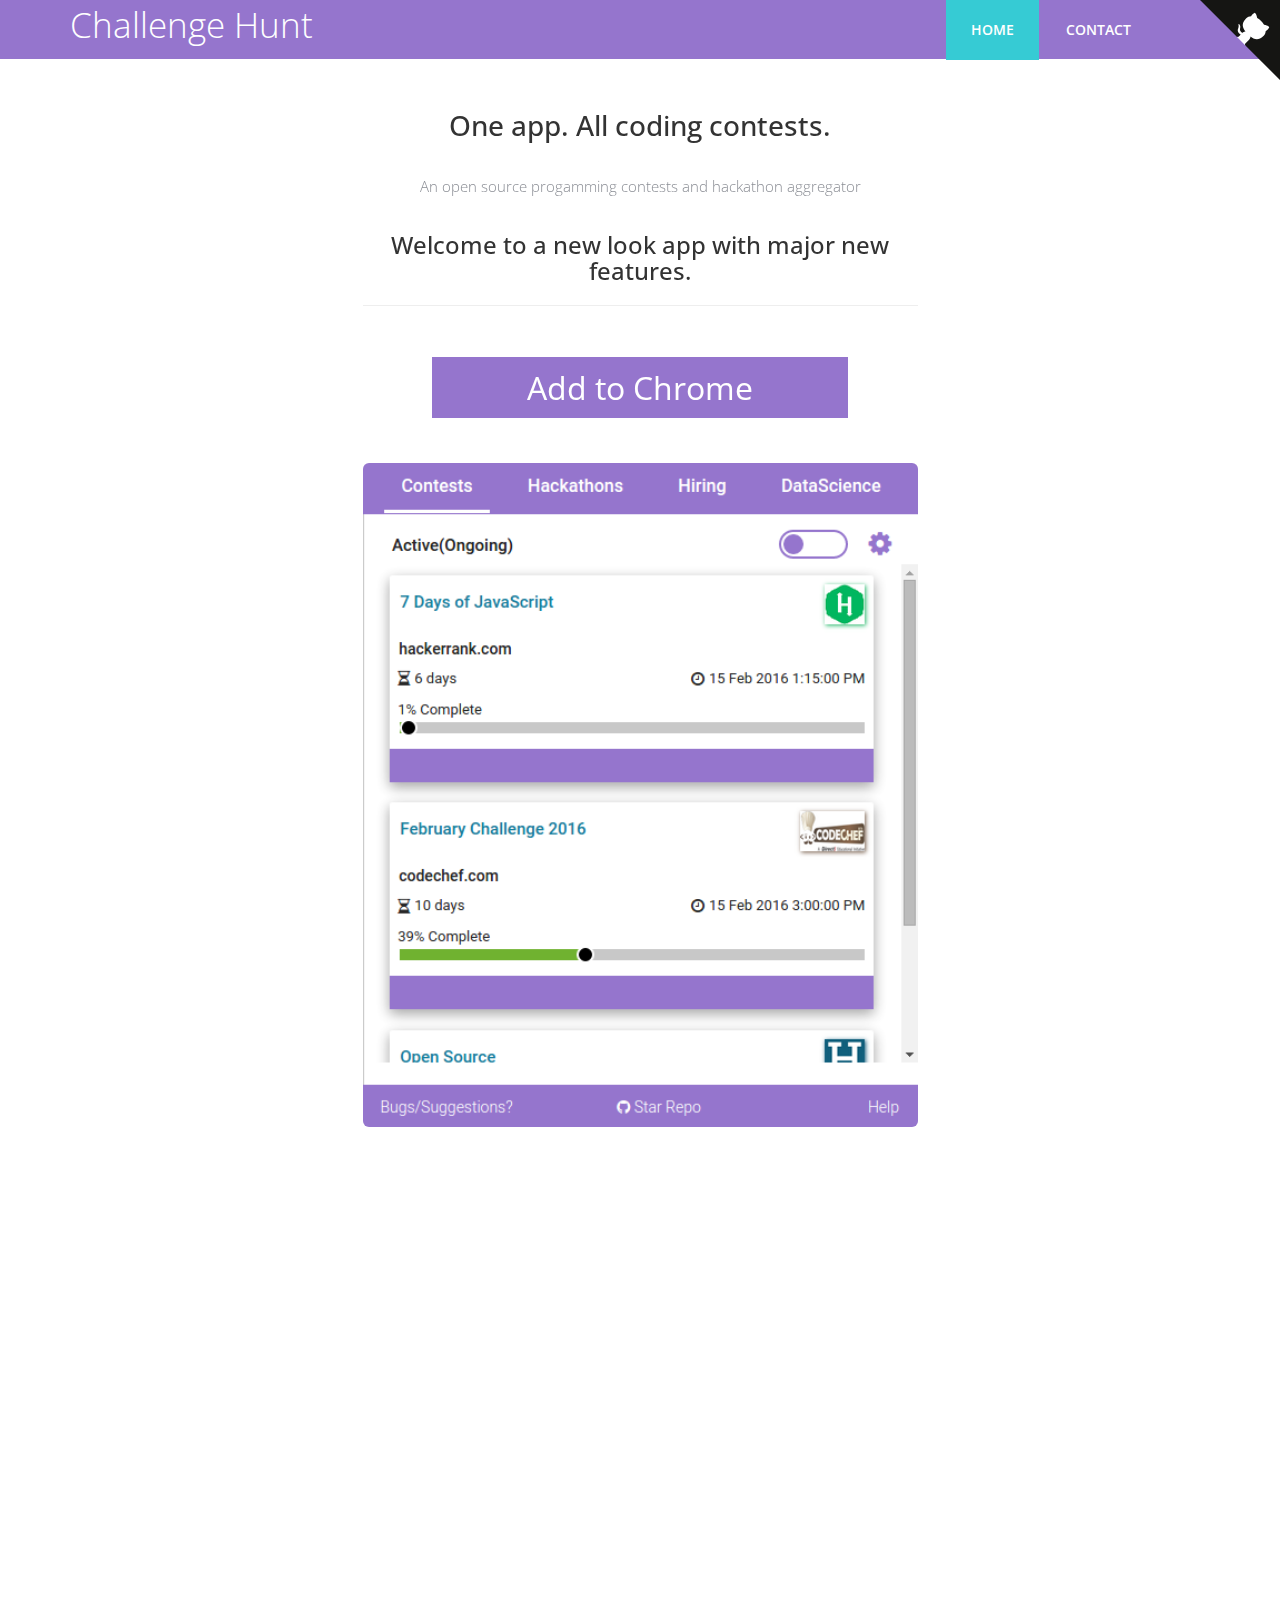
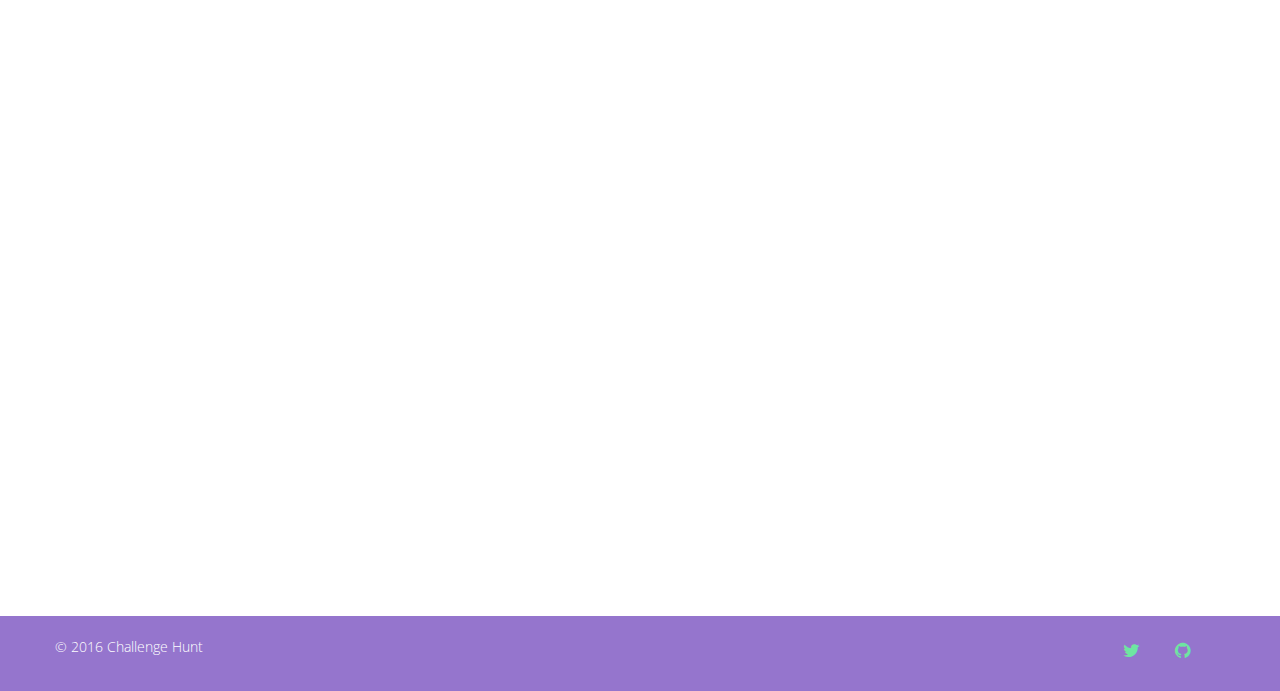
<file: index.html>
<!DOCTYPE html>
<html lang="en">
  <head>
    <meta charset="utf-8">
    <meta http-equiv="X-UA-Compatible" content="IE=edge">
    <meta name="viewport" content="width=device-width, initial-scale=1">
    <title>Challenge Hunt</title>

    <!-- Bootstrap -->
    <link href="css/bootstrap.min.css" rel="stylesheet">
	<link rel="stylesheet" href="css/animate.css">
	<link rel="stylesheet" href="css/font-awesome.min.css">
	<link rel="stylesheet" href="css/font-awesome.css">
	<link rel="stylesheet" href="css/jquery.bxslider.css">
	<link rel="stylesheet" href="css/jquery.bxslider.css">
	<link rel="stylesheet" type="text/css" href="css/normalize.css" />
	<link rel="stylesheet" type="text/css" href="css/demo.css" />
	<link rel="stylesheet" type="text/css" href="css/set1.css" />
	<link href="css/overwrite.css" rel="stylesheet">
	<link href="css/style.css" rel="stylesheet">
	<link rel="chrome-webstore-item" href="https://chrome.google.com/webstore/detail/cgbnhngdlmhjbmgkekedepoapmoingjj">
    <!-- HTML5 shim and Respond.js for IE8 support of HTML5 elements and media queries -->
    <!-- WARNING: Respond.js doesn't work if you view the page via file:// -->
    <!--[if lt IE 9]>
      <script src="https://oss.maxcdn.com/html5shiv/3.7.2/html5shiv.min.js"></script>
      <script src="https://oss.maxcdn.com/respond/1.4.2/respond.min.js"></script>
    <![endif]-->
  </head>
  <body>
	<nav class="navbar navbar-default navbar-fixed-top" role="navigation">

		<div class="container">
			<!-- Brand and toggle get grouped for better mobile display -->
			<div class="navbar-header">
				<button type="button" class="navbar-toggle collapsed" data-toggle="collapse" data-target=".navbar-collapse.collapse">
					<span class="sr-only">Toggle navigation</span>
					<span class="icon-bar"></span>
					<span class="icon-bar"></span>
					<span class="icon-bar"></span>
				</button>
				<a class="navbar-brand" href="help.html"><span>Challenge Hunt</span></a>
			</div>
			<div class="navbar-collapse collapse">							
				<div class="menu">
					<ul class="nav nav-tabs" role="tablist">
						<li role="presentation" class="active"><a href="index.html">Home</a></li>
						<li role="presentation"><a href="contact.html">Contact</a></li>	
						<li role="presentation"><a href="#"></a></li>						
					</ul>
				</div>
			</div>			
		</div>
		<a href="https://github.com/ChallengeHunt/challengehunt" class="github-corner" target="_blank"><svg width="80" height="80" viewBox="0 0 250 250" style="fill:#151513; color:#fff; position: absolute; top: 0; border: 0; right: 0;"><path d="M0,0 L115,115 L130,115 L142,142 L250,250 L250,0 Z"></path><path d="M128.3,109.0 C113.8,99.7 119.0,89.6 119.0,89.6 C122.0,82.7 120.5,78.6 120.5,78.6 C119.2,72.0 123.4,76.3 123.4,76.3 C127.3,80.9 125.5,87.3 125.5,87.3 C122.9,97.6 130.6,101.9 134.4,103.2" fill="currentColor" style="transform-origin: 130px 106px;" class="octo-arm"></path><path d="M115.0,115.0 C114.9,115.1 118.7,116.5 119.8,115.4 L133.7,101.6 C136.9,99.2 139.9,98.4 142.2,98.6 C133.8,88.0 127.5,74.4 143.8,58.0 C148.5,53.4 154.0,51.2 159.7,51.0 C160.3,49.4 163.2,43.6 171.4,40.1 C171.4,40.1 176.1,42.5 178.8,56.2 C183.1,58.6 187.2,61.8 190.9,65.4 C194.5,69.0 197.7,73.2 200.1,77.6 C213.8,80.2 216.3,84.9 216.3,84.9 C212.7,93.1 206.9,96.0 205.4,96.6 C205.1,102.4 203.0,107.8 198.3,112.5 C181.9,128.9 168.3,122.5 157.7,114.1 C157.9,116.9 156.7,120.9 152.7,124.9 L141.0,136.5 C139.8,137.7 141.6,141.9 141.8,141.8 Z" fill="currentColor" class="octo-body"></path></svg></a><style>.github-corner:hover .octo-arm{animation:octocat-wave 560ms ease-in-out}@keyframes octocat-wave{0%,100%{transform:rotate(0)}20%,60%{transform:rotate(-25deg)}40%,80%{transform:rotate(10deg)}}@media (max-width:500px){.github-corner:hover .octo-arm{animation:none}.github-corner .octo-arm{animation:octocat-wave 560ms ease-in-out}}</style>
	</nav>
	
	<div class="container">

		<div class="row">
			<div class="service">
				<div class="col-md-6 col-md-offset-3">
					<div class="text-center">
						<h1>One app. All coding contests.</h1>
						<p font="18px">An open source progamming contests and hackathon aggregator<br>
						</p>
						<h3>Welcome to a new look app with major new features.</h3>
					</div>
					<hr>
				</div>
			</div>
		</div>
	</div>

	<div class="row">
		<div class="col-md-6 col-md-offset-3">
	</div>

	<div class="row">
		<div class="col-md-4 col-md-offset-4">
			<a href="https://chrome.google.com/webstore/detail/challenge-hunt/cgbnhngdlmhjbmgkekedepoapmoingjj" target="_blank" class="btn btn-primary btn-lg btn-block" id="install-button"><font size="6px">Add to Chrome</font>
			</a>
			<br><br><br>
		</div>
	</div>

	<div class="container">
		<div class="row">
			<div class="col-md-6 col-md-offset-3 col-xs-10 col-xs-offset-1">
				<center><img class="img-responsive img-rounded" src="img/app.png" style="height: auto; width:100%;"></center>
				<br><br><br>
			</div>
		</div>
	</div>

	<div class="services">
		<div class="container">
			<div class="row">
				<div class="col-md-6">
					<div class="wow bounceIn" data-wow-offset="0" data-wow-delay="0.4s">
						<h3>View all the challenges</h3>					
							<div class="icon">
								<center><img class="img-responsive img-rounded" src="img/all_contests.png" style="height: auto; width:80%;"></center>
							</div>						
						<p><font size="4px">With Challenge Hunt you can view all the active, upcoming coding contests, hackathons, hiring and data science challenges at a single place!</font></p>
						<!-- <div class="ficon">
							<a href="#" class="btn btn-default" role="button">Read more</a>
						</div> -->
					</div>
				</div>
				
				<div class="col-md-6">
					<div class="wow bounceIn" data-wow-offset="0" data-wow-delay="0.9s">
						<h3>Set your preferences</h3>
						<div class="icon">
							<center><img class="img-responsive img-rounded" style="height: auto; width:35%;" src="img/options.png">
							</center>
						</div>
						<p><font size="4px">You can set the challenge platforms you care about and we'll show you challenges from only those platforms.</font></p>
						<!-- <div class="ficon">
							<a href="#" class="btn btn-default" role="button">Read more</a>
						</div> -->
					</div>
				</div>
			</div>

			<div class="row">
				
				<div class="col-md-6">
					<div class="wow bounceIn" data-wow-offset="0" data-wow-delay="1.4s">
						<h3>Never miss out on any challenge!</h3>
						<div class="icon">
							<center><img class="img-responsive img-rounded"src="img/add_to_calendar.png">
							</center>
						</div>
						<p><font size="4px">If you want to be reminded of an upcoming challenge, just click on the 'add to calendar' button and we'll add the challenge in your google calendar.</font></p>
						<!-- <div class="ficon">
							<a href="#" class="btn btn-default" role="button">Read more</a>
						</div> -->
					</div>					
				</div>

				<div class="col-md-6">
					<div class="wow bounceIn" data-wow-offset="0" data-wow-delay="1.9s">
						<h3>We're open source!</h3>
						<div class="icon">
							<center><img class="img-responsive img-rounded"src="img/github.png" style="height: auto; width:35%;" src="img/options.png"></center>
						</div>
						<p><font size="4px">We have used a lot of open source technologies in building Challenge Hunt and it is time for us to give back. Also, we believe open sourcing the app could help this app to keep improving. <a href="https://github.com/ChallengeHunt">Find us on GitHub.</a></font></p>
						<!-- <div class="ficon">
							<a href="#" class="btn btn-default" role="button">Read more</a>
						</div> -->
					</div>					
				</div>
			</div>
				
				<!-- <div class="col-md-3">
					<div class="wow bounceIn" data-wow-offset="0" data-wow-delay="2.2s">
						<h4>Quick Support</h4>
						<div class="icon">
							<i class="fa fa-laptop fa-3x"></i>
						</div>
						<p>Lorem ipsum dolor sit amet consectetur adipiscing elit Cras</p>
						<div class="ficon">
							<a href="#" class="btn btn-default" role="button">Read more</a>
						</div>
					</div>					
				</div> -->
		</div>
	</div>
	
	<footer>
		<!-- <div class="inner-footer">
			<div class="container">
				<div class="row">
					<div class="col-md-4 f-about">
						<a href="index.html"><h1><span>e</span>Nno</h1></a>
						<p>Lorem ipsum dolor sit amet consectetur adipiscing elit Cras suscipit arcu libero
						vestibulum volutpat libero sollicitudin vitae Curabitur ac aliquam  consectetur adipiscing elit Cras suscipit arcu libero
						</p>
					</div>
					<div class="col-md-4 l-posts">
						<h3 class="widgetheading">Latest Posts</h3>
						<ul>
							<li><a href="#">This is awesome post title</a></li>
							<li><a href="#">Awesome features are awesome</a></li>
							<li><a href="#">Create your own awesome website</a></li>
							<li><a href="#">Wow, this is fourth post title</a></li>
						</ul>
					</div>
					<div class="col-md-4 f-contact">
						<h3 class="widgetheading">Stay in touch</h3>
						<a href="#"><p><i class="fa fa-envelope"></i> example@gmail.com</p></a>
						<p><i class="fa fa-phone"></i>  +345 578 59 45 416</p>
						<p><i class="fa fa-home"></i> Enno inc  |  PO Box 23456 
							Little Lonsdale St, New York <br>
							Victoria 8011 USA</p>
					</div>
				</div>
			</div>
		</div> -->
			
		<div class="last-div">
			<div class="container">
				<div class="row">
					<div class="copyright">
						© 2016 Challenge Hunt <a target="_blank" href="#"></a>
					</div>
				</div>
			</div>
			<div class="container">
				<div class="row">
					<ul class="social-network">
						<!-- <li><a href="#" data-placement="top" title="Facebook"><i class="fa fa-facebook fa-1x"></i></a></li> -->
						<li><a href="https://twitter.com/_challengehunt" data-placement="top" title="Twitter"><i class="fa fa-twitter fa-1x"></i></a></li>
						<li><a href="https://github.com/ChallengeHunt/challengehunt" data-placement="top" title="Github"><i class="fa fa-github fa-1x"></i></a></li>
						<!-- <li><a href="#" data-placement="top" title="Linkedin"><i class="fa fa-linkedin fa-1x"></i></a></li>
						<li><a href="#" data-placement="top" title="Pinterest"><i class="fa fa-pinterest fa-1x"></i></a></li> -->
						<!-- <li><a href="#" data-placement="top" title="Google plus"><i class="fa fa-google-plus fa-1x"></i></a></li> -->
					</ul>
				</div>
			</div>
			<a href="" class="scrollup"><i class="fa fa-chevron-up"></i></a>	
		</div>			
	</footer>
	
    <!-- jQuery (necessary for Bootstrap's JavaScript plugins) -->
    <script src="js/jquery-2.1.1.min.js"></script>
    <!-- Include all compiled plugins (below), or include individual files as needed -->
    <script src="js/bootstrap.min.js"></script>
	<script src="js/wow.min.js"></script>
	<script src="js/jquery.easing.1.3.js"></script>
	<script src="js/jquery.isotope.min.js"></script>
	<script src="js/jquery.bxslider.min.js"></script>
	<script>
        function successCallback() {
            window.alert('success');
        }


        function failureCallback() {
            window.alert('failure');
        }

        function ExtInstall() {
            if (chrome.app.isInstalled)
                alert("already installed!");
            else
                chrome.webstore.install('https://chrome.google.com/webstore/detail/cgbnhngdlmhjbmgkekedepoapmoingjj',
            successCallback, failureCallback);
        }
    </script>	
	<script type="text/javascript" src="js/fliplightbox.min.js"></script>
	<script src="js/functions.js"></script>
	<script type="text/javascript">$('.portfolio').flipLightBox()</script>
  </body>
</html>
</file>
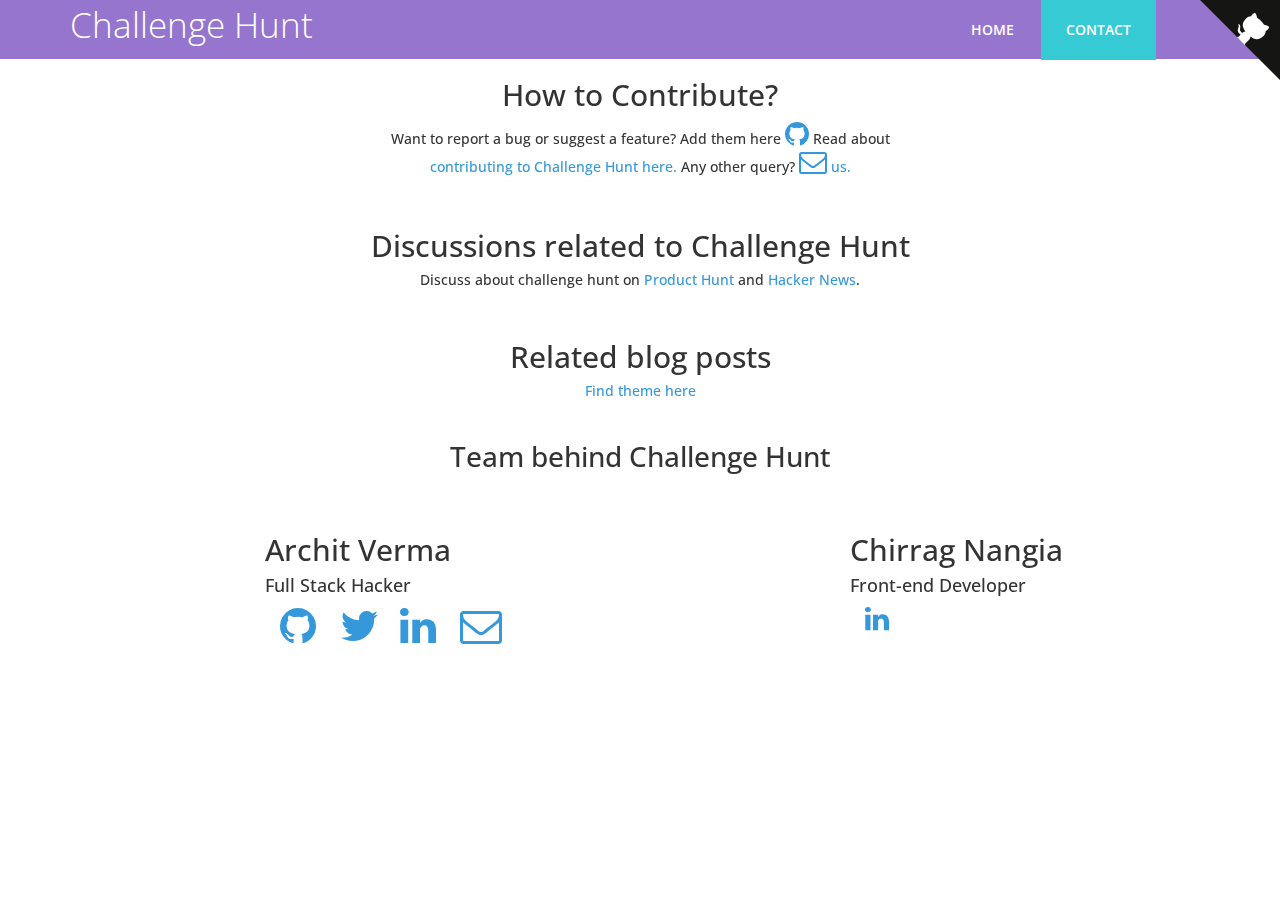
<file: contact.html>
<!DOCTYPE html>
<html lang="en">
  <head>
    <meta charset="utf-8">
    <meta http-equiv="X-UA-Compatible" content="IE=edge">
    <meta name="viewport" content="width=device-width, initial-scale=1">
    <title>Challenge Hunt</title>

    <!-- Bootstrap -->
    <link href="css/bootstrap.min.css" rel="stylesheet">
	<link rel="stylesheet" href="css/animate.css">
	<link rel="stylesheet" href="css/font-awesome.min.css">
	<link rel="stylesheet" href="css/font-awesome.css">
	<link rel="stylesheet" href="css/jquery.bxslider.css">
	<link rel="stylesheet" type="text/css" href="css/normalize.css" />
	<link rel="stylesheet" type="text/css" href="css/demo.css" />
	<link rel="stylesheet" type="text/css" href="css/set1.css" />
	<link href="css/overwrite.css" rel="stylesheet">
	<link href="css/style.css" rel="stylesheet">
    <!-- HTML5 shim and Respond.js for IE8 support of HTML5 elements and media queries -->
    <!-- WARNING: Respond.js doesn't work if you view the page via file:// -->
    <!--[if lt IE 9]>
      <script src="https://oss.maxcdn.com/html5shiv/3.7.2/html5shiv.min.js"></script>
      <script src="https://oss.maxcdn.com/respond/1.4.2/respond.min.js"></script>
    <![endif]-->
  </head>
  <body>
	<nav class="navbar navbar-default navbar-fixed-top" role="navigation">

		<div class="container">
			<!-- Brand and toggle get grouped for better mobile display -->
			<div class="navbar-header">
				<button type="button" class="navbar-toggle collapsed" data-toggle="collapse" data-target=".navbar-collapse.collapse">
					<span class="sr-only">Toggle navigation</span>
					<span class="icon-bar"></span>
					<span class="icon-bar"></span>
					<span class="icon-bar"></span>
				</button>
				<a class="navbar-brand" href="help.html"><span>Challenge Hunt</span></a>
			</div>
			<div class="navbar-collapse collapse">							
				<div class="menu">
					<ul class="nav nav-tabs" role="tablist">
						<li role="presentation"><a href="index.html">Home</a></li>
						<li role="presentation" class="active"><a href="contact.html">Contact</a></li>	
						<li role="presentation"><a href="#"></a></li>						
					</ul>
				</div>
			</div>			
		</div>
		<a href="https://github.com/ChallengeHunt/challengehunt" class="github-corner" target="_blank"><svg width="80" height="80" viewBox="0 0 250 250" style="fill:#151513; color:#fff; position: absolute; top: 0; border: 0; right: 0;"><path d="M0,0 L115,115 L130,115 L142,142 L250,250 L250,0 Z"></path><path d="M128.3,109.0 C113.8,99.7 119.0,89.6 119.0,89.6 C122.0,82.7 120.5,78.6 120.5,78.6 C119.2,72.0 123.4,76.3 123.4,76.3 C127.3,80.9 125.5,87.3 125.5,87.3 C122.9,97.6 130.6,101.9 134.4,103.2" fill="currentColor" style="transform-origin: 130px 106px;" class="octo-arm"></path><path d="M115.0,115.0 C114.9,115.1 118.7,116.5 119.8,115.4 L133.7,101.6 C136.9,99.2 139.9,98.4 142.2,98.6 C133.8,88.0 127.5,74.4 143.8,58.0 C148.5,53.4 154.0,51.2 159.7,51.0 C160.3,49.4 163.2,43.6 171.4,40.1 C171.4,40.1 176.1,42.5 178.8,56.2 C183.1,58.6 187.2,61.8 190.9,65.4 C194.5,69.0 197.7,73.2 200.1,77.6 C213.8,80.2 216.3,84.9 216.3,84.9 C212.7,93.1 206.9,96.0 205.4,96.6 C205.1,102.4 203.0,107.8 198.3,112.5 C181.9,128.9 168.3,122.5 157.7,114.1 C157.9,116.9 156.7,120.9 152.7,124.9 L141.0,136.5 C139.8,137.7 141.6,141.9 141.8,141.8 Z" fill="currentColor" class="octo-body"></path></svg></a><style>.github-corner:hover .octo-arm{animation:octocat-wave 560ms ease-in-out}@keyframes octocat-wave{0%,100%{transform:rotate(0)}20%,60%{transform:rotate(-25deg)}40%,80%{transform:rotate(10deg)}}@media (max-width:500px){.github-corner:hover .octo-arm{animation:none}.github-corner .octo-arm{animation:octocat-wave 560ms ease-in-out}}</style>
	</nav>
	
	<section id="contact-page">
        <div class="container">
            <div class="row">
            	<div class="col-md-6 col-md-offset-3">  
	                <h5>We'll love to hear from you!</h5>
	                <br>
	                <h2>How to Contribute?</h2>
	                <h5>Want to report a bug or suggest a feature? Add them here <a href="https://github.com/ChallengeHunt/challengehunt/issues/new" target="_blank"><i class="fa fa-github fa-2x"></i></a> Read about <a href="#">contributing to Challenge Hunt here.</a>
	                Any other query? <a href="mailto:getchallengehunt@gmail.com"> <i class="fa fa-envelope-o fa-2x"></i> us.</a></h5><br>

	                <h2>Discussions related to Challenge Hunt</h2>
	                <h5>Discuss about challenge hunt on <a href="https://www.producthunt.com/tech/challenge-hunt" target="_blank">Product Hunt</a> and <a href="https://news.ycombinator.com/item?id=11104195" target="_blank">Hacker News</a>.</h5><br>
	                
	                <h2>Related blog posts</h2>
	                <h5><a href="#">Find theme here</a></h5>

	            </div>
            </div>
           
        </div><!--/.container-->
    </section><!--/#contact-page-->

    <div class="container">
    	<div class="row">
			<div class="col-md-10 col-md-offset-1">
				<center><h1>Team behind Challenge Hunt</h1></center>
				<br>
			</div>
		</div>
		<div class="row">
			<div class="col-md-4 col-md-offset-2">
				<h2>Archit Verma</h2>
				<h4>Full Stack Hacker</h4>
				<div class="col-md-1">
					<a href="https://github.com/architv" target="_blank"><i class="fa fa-github fa-3x"></i></a>
				</div>
				<div class="col-md-1 col-md-offset-1">
					<a href="https://twitter.com/architv07" target="_blank"><i class="fa fa-twitter fa-3x"></i></a>
				</div>
				<div class="col-md-1 col-md-offset-1">
					<a href="https://linkedin.com/in/architv" target="_blank"><i class="fa fa-linkedin fa-3x"></i></a>
				</div>
				<div class="col-md-1 col-md-offset-1">
					<a href="mailto:architv07@gmail.com"> <i class="fa fa-envelope-o fa-3x"></i>
				</div>
				<br><br><br>
			</div>
			<!-- <div class="col-md-4 col-md-offset-1">
				<h2>Sukhmeet Singh</h2>
				<h4>Code Ninja!</h4>
				<div class="col-md-1">
					<a href="https://github.com/sukhmeet032795" target="_blank"><i class="fa fa-github fa-3x"></i></a>
				</div>	
			</div> -->
			<!-- <br><br><br>
		</div>
		<div class="row"> -->
			<div class="col-md-4 col-md-offset-2">
				<h2>Chirrag Nangia</h2>

				<h4>Front-end Developer</h4>
				<div class="col-md-1">
					<a href="https://in.linkedin.com/in/chirragnangia" target="_blank"><i class="fa fa-linkedin fa-2x"></i></a>
				</div>	
			</div>
		</div>

		</div>
	</div>
	
 	<!-- <div id="foot" style="text-align:center; bottom:5px;">
        <p>Made with <i class="fa fa-heart-o fa-2x"></i> by <a href="https://www.linkedin.com/in/architv" target="_blank">Archit</a> and <a href="http://gw.linkedin.com/pub/chirrag-nangia/7a/651/721" target="_blank">Chirrag</p>
    </div> -->
    <!-- jQuery (necessary for Bootstrap's JavaScript plugins) -->
    <script src="js/jquery-2.1.1.min.js"></script>
    <!-- Include all compiled plugins (below), or include individual files as needed -->
    <script src="js/bootstrap.min.js"></script>
	<script src="js/wow.min.js"></script>
	<script src="js/jquery.easing.1.3.js"></script>
	<script src="js/jquery.isotope.min.js"></script>
	<script src="js/jquery.bxslider.min.js"></script>
	<script type="text/javascript" src="js/fliplightbox.min.js"></script>
	<script src="js/functions.js"></script>
	<script type="text/javascript">$('.portfolio').flipLightBox()</script>
  </body>
</html>
</file>
<file: css/demo.css>
@font-face {
	font-weight: normal;
	font-style: normal;
	font-family: 'codropsicons';
	src:url('../fonts/codropsicons/codropsicons.eot');
	src:url('../fonts/codropsicons/codropsicons.eot?#iefix') format('embedded-opentype'),
		url('../fonts/codropsicons/codropsicons.woff') format('woff'),
		url('../fonts/codropsicons/codropsicons.ttf') format('truetype'),
		url('../fonts/codropsicons/codropsicons.svg#codropsicons') format('svg');
}

*, *:after, *:before { -webkit-box-sizing: border-box; box-sizing: border-box; }
.clearfix:before, .clearfix:after { display: table; content: ''; }
.clearfix:after { clear: both; }

body {
	background: #2f3238;
	color: #fff;
	font-weight: 400;
	font-size: 1em;
	font-family: 'Raleway', Arial, sans-serif;
}

a {
	outline: none;
	color: #3498db;
	text-decoration: none;
}

a:hover, a:focus {
	color: #528cb3;
}

section {
	padding: 1em;
	text-align: center;
}

.content {
	margin: 0 auto;
	max-width: 1000px;
	
}

.content > h2 {
	clear: both;
	margin: 0;
	padding: 4em 1% 0;
	color: #484B54;
	font-weight: 800;
	font-size: 1.5em;
}

.content > h2:first-child {
	padding-top: 0em;
}

/* Header */
.codrops-header {
	margin: 0 auto;
	padding: 4em 1em;
	text-align: center;
}

.codrops-header h1 {
	margin: 0;
	font-weight: 800;
	font-size: 4em;
	line-height: 1.3;
}

.codrops-header h1 span {
	display: block;
	padding: 0 0 0.6em 0.1em;
	color: #74777b;
	font-weight: 300;
	font-size: 45%;
}

/* Demo links */
.codrops-demos {
	clear: both;
	padding: 1em 0 0;
	text-align: center;
}

.content + .codrops-demos {
	padding-top: 5em;
}

.codrops-demos a {
	display: inline-block;
	margin: 0 5px;
	padding: 1em 1.5em;
	text-transform: uppercase;
	font-weight: bold;
}

.codrops-demos a:hover,
.codrops-demos a:focus,
.codrops-demos a.current-demo {
	background: #3c414a;
	color: #fff;
}

/* To Navigation Style */
.codrops-top {
	width: 100%;
	text-transform: uppercase;
	font-weight: 800;
	font-size: 0.69em;
	line-height: 2.2;
}

.codrops-top a {
	display: inline-block;
	padding: 1em 2em;
	text-decoration: none;
	letter-spacing: 1px;
}

.codrops-top span.right {
	float: right;
}

.codrops-top span.right a {
	display: block;
	float: left;
}

.codrops-icon:before {
	margin: 0 4px;
	text-transform: none;
	font-weight: normal;
	font-style: normal;
	font-variant: normal;
	font-family: 'codropsicons';
	line-height: 1;
	speak: none;
	-webkit-font-smoothing: antialiased;
}

.codrops-icon-drop:before {
	content: "\e001";
}

.codrops-icon-prev:before {
	content: "\e004";
}

/* Related demos */
.related {
	clear: both;
	padding: 6em 1em;
	font-size: 120%;
}

.related > a {
	display: inline-block;
	margin: 20px 10px;
	padding: 25px;
	border: 1px solid #4f7f90;
	text-align: center;
}

.related a:hover {
	border-color: #39545e;
}

.related a img {
	max-width: 100%;
	opacity: 0.8;
}

.related a:hover img,
.related a:active img {
	opacity: 1;
}

.related a h3 {
	margin: 0;
	padding: 0.5em 0 0.3em;
	max-width: 300px;
	text-align: left;
}

@media screen and (max-width: 25em) {
	.codrops-header {
		font-size: 75%;
	}
	.codrops-icon span {
		display: none;
	}
}
</file>
<file: css/set1.css>
@font-face {
	font-weight: normal;
	font-style: normal;
	font-family: 'feathericons';
	src:url('../fonts/feathericons/feathericons.eot?-8is7zf');
	src:url('../fonts/feathericons/feathericons.eot?#iefix-8is7zf') format('embedded-opentype'),
		url('../fonts/feathericons/feathericons.woff?-8is7zf') format('woff'),
		url('../fonts/feathericons/feathericons.ttf?-8is7zf') format('truetype'),
		url('../fonts/feathericons/feathericons.svg?-8is7zf#feathericons') format('svg');
}

.grid {
	position: relative;
	margin: 0 auto;
	padding: 1em 0 4em;
	max-width: 1000px;
	list-style: none;
	text-align: center;
	
}

/* Common style */
.grid figure {
	position: relative;
	float: left;
	overflow: hidden;
	margin: 10px 1%;
	min-width: 320px;
	max-width: 480px;
	max-height: 360px;
	width: 48%;
	background: #3085a3;
	text-align: center;
	cursor: pointer;
}

.grid figure img {
	position: relative;
	display: block;
	min-height: 100%;
	max-width: 100%;
	opacity: 0.8;
}

.grid figure figcaption {
	padding: 2em;
	color: #fff;
	text-transform: uppercase;
	font-size: 1.25em;
	-webkit-backface-visibility: hidden;
	backface-visibility: hidden;
}

.grid figure figcaption::before,
.grid figure figcaption::after {
	pointer-events: none;
}

.grid figure figcaption,
.grid figure figcaption > a {
	position: absolute;
	top: 0;
	left: 0;
	width: 100%;
	height: 100%;
}

/* Anchor will cover the whole item by default */
/* For some effects it will show as a button */
.grid figure figcaption > a {
	z-index: 1000;
	text-indent: 200%;
	white-space: nowrap;
	font-size: 0;
	opacity: 0;
}

.grid figure h2 {
	word-spacing: -0.15em;
	font-weight: 300;
}

.grid figure h2 span {
	font-weight: 800;
}

.grid figure h2,
.grid figure p {
	margin: 0;
}

.grid figure p {
	letter-spacing: 1px;
	font-size: 68.5%;
}

/* Individual effects */

/*---------------*/
/***** Lily *****/
/*---------------*/

figure.effect-lily img {
	max-width: none;
	width: -webkit-calc(100% + 50px);
	width: calc(100% + 50px);
	opacity: 0.7;
	-webkit-transition: opacity 0.35s, -webkit-transform 0.35s;
	transition: opacity 0.35s, transform 0.35s;
	-webkit-transform: translate3d(-40px,0, 0);
	transform: translate3d(-40px,0,0);
}

figure.effect-lily figcaption {
	text-align: left;
}

figure.effect-lily figcaption > div {
	position: absolute;
	bottom: 0;
	left: 0;
	padding: 2em;
	width: 100%;
	height: 50%;
}

figure.effect-lily h2,
figure.effect-lily p {
	-webkit-transform: translate3d(0,40px,0);
	transform: translate3d(0,40px,0);
}

figure.effect-lily h2 {
	-webkit-transition: -webkit-transform 0.35s;
	transition: transform 0.35s;
}

figure.effect-lily p {
	color: rgba(255,255,255,0.8);
	opacity: 0;
	-webkit-transition: opacity 0.2s, -webkit-transform 0.35s;
	transition: opacity 0.2s, transform 0.35s;
}

figure.effect-lily:hover img,
figure.effect-lily:hover p {
	opacity: 1;
}

figure.effect-lily:hover img,
figure.effect-lily:hover h2,
figure.effect-lily:hover p {
	-webkit-transform: translate3d(0,0,0);
	transform: translate3d(0,0,0);
}

figure.effect-lily:hover p {
	-webkit-transition-delay: 0.05s;
	transition-delay: 0.05s;
	-webkit-transition-duration: 0.35s;
	transition-duration: 0.35s;
}

/*---------------*/
/***** Sadie *****/
/*---------------*/

figure.effect-sadie figcaption::before {
	position: absolute;
	top: 0;
	left: 0;
	width: 100%;
	height: 100%;
	background: -webkit-linear-gradient(top, rgba(72,76,97,0) 0%, rgba(72,76,97,0.8) 75%);
	background: linear-gradient(to bottom, rgba(72,76,97,0) 0%, rgba(72,76,97,0.8) 75%);
	content: '';
	opacity: 0;
	-webkit-transform: translate3d(0,50%,0);
	transform: translate3d(0,50%,0);
}

figure.effect-sadie h2 {
	position: absolute;
	top: 50%;
	left: 0;
	width: 100%;
	color: #484c61;
	-webkit-transition: -webkit-transform 0.35s, color 0.35s;
	transition: transform 0.35s, color 0.35s;
	-webkit-transform: translate3d(0,-50%,0);
	transform: translate3d(0,-50%,0);
}

figure.effect-sadie figcaption::before,
figure.effect-sadie p {
	-webkit-transition: opacity 0.35s, -webkit-transform 0.35s;
	transition: opacity 0.35s, transform 0.35s;
}

figure.effect-sadie p {
	position: absolute;
	bottom: 0;
	left: 0;
	padding: 2em;
	width: 100%;
	opacity: 0;
	-webkit-transform: translate3d(0,10px,0);
	transform: translate3d(0,10px,0);
}

figure.effect-sadie:hover h2 {
	color: #fff;
	-webkit-transform: translate3d(0,-50%,0) translate3d(0,-40px,0);
	transform: translate3d(0,-50%,0) translate3d(0,-40px,0);
}

figure.effect-sadie:hover figcaption::before ,
figure.effect-sadie:hover p {
	opacity: 1;
	-webkit-transform: translate3d(0,0,0);
	transform: translate3d(0,0,0);
}

/*---------------*/
/***** Roxy *****/
/*---------------*/

figure.effect-roxy {
	background: -webkit-linear-gradient(45deg, #ff89e9 0%, #05abe0 100%);
	background: linear-gradient(45deg, #ff89e9 0%,#05abe0 100%);
}

figure.effect-roxy img {
	max-width: none;
	width: -webkit-calc(100% + 60px);
	width: calc(100% + 60px);
	-webkit-transition: opacity 0.35s, -webkit-transform 0.35s;
	transition: opacity 0.35s, transform 0.35s;
	-webkit-transform: translate3d(-50px,0,0);
	transform: translate3d(-50px,0,0);
}

figure.effect-roxy figcaption::before {
	position: absolute;
	top: 30px;
	right: 30px;
	bottom: 30px;
	left: 30px;
	border: 1px solid #fff;
	content: '';
	opacity: 0;
	-webkit-transition: opacity 0.35s, -webkit-transform 0.35s;
	transition: opacity 0.35s, transform 0.35s;
	-webkit-transform: translate3d(-20px,0,0);
	transform: translate3d(-20px,0,0);
}

figure.effect-roxy figcaption {
	padding: 3em;
	text-align: left;
}

figure.effect-roxy h2 {
	padding: 30% 0 10px 0;
}

figure.effect-roxy p {
	opacity: 0;
	-webkit-transition: opacity 0.35s, -webkit-transform 0.35s;
	transition: opacity 0.35s, transform 0.35s;
	-webkit-transform: translate3d(-10px,0,0);
	transform: translate3d(-10px,0,0);
}

figure.effect-roxy:hover img {
	opacity: 0.7;
	-webkit-transform: translate3d(0,0,0);
	transform: translate3d(0,0,0);
}

figure.effect-roxy:hover figcaption::before,
figure.effect-roxy:hover p {
	opacity: 1;
	-webkit-transform: translate3d(0,0,0);
	transform: translate3d(0,0,0);
}

/*---------------*/
/***** Bubba *****/
/*---------------*/

figure.effect-bubba {
	background: #9e5406;
}

figure.effect-bubba img {
	opacity: 0.7;
	-webkit-transition: opacity 0.35s;
	transition: opacity 0.35s;
}

figure.effect-bubba:hover img {
	opacity: 0.4;
}

figure.effect-bubba figcaption::before,
figure.effect-bubba figcaption::after {
	position: absolute;
	top: 30px;
	right: 30px;
	bottom: 30px;
	left: 30px;
	content: '';
	opacity: 0;
	-webkit-transition: opacity 0.35s, -webkit-transform 0.35s;
	transition: opacity 0.35s, transform 0.35s;
}

figure.effect-bubba figcaption::before {
	border-top: 1px solid #fff;
	border-bottom: 1px solid #fff;
	-webkit-transform: scale(0,1);
	transform: scale(0,1);
}

figure.effect-bubba figcaption::after {
	border-right: 1px solid #fff;
	border-left: 1px solid #fff;
	-webkit-transform: scale(1,0);
	transform: scale(1,0);
}

figure.effect-bubba h2 {
	padding-top: 30%;
	-webkit-transition: -webkit-transform 0.35s;
	transition: transform 0.35s;
	-webkit-transform: translate3d(0,-20px,0);
	transform: translate3d(0,-20px,0);
}

figure.effect-bubba p {
	padding: 20px 2.5em;
	opacity: 0;
	-webkit-transition: opacity 0.35s, -webkit-transform 0.35s;
	transition: opacity 0.35s, transform 0.35s;
	-webkit-transform: translate3d(0,20px,0);
	transform: translate3d(0,20px,0);
}

figure.effect-bubba:hover figcaption::before,
figure.effect-bubba:hover figcaption::after {
	opacity: 1;
	-webkit-transform: scale(1);
	transform: scale(1);
}

figure.effect-bubba:hover h2,
figure.effect-bubba:hover p {
	opacity: 1;
	-webkit-transform: translate3d(0,0,0);
	transform: translate3d(0,0,0);
}

/*---------------*/
/***** Romeo *****/
/*---------------*/

figure.effect-romeo {
	-webkit-perspective: 1000px;
	perspective: 1000px;
}

figure.effect-romeo img {
	-webkit-transition: opacity 0.35s, -webkit-transform 0.35s;
	transition: opacity 0.35s, transform 0.35s;
	-webkit-transform: translate3d(0,0,300px);
	transform: translate3d(0,0,300px);
}

figure.effect-romeo:hover img {
	opacity: 0.6;
	-webkit-transform: translate3d(0,0,0);
	transform: translate3d(0,0,0);
}

figure.effect-romeo figcaption::before,
figure.effect-romeo figcaption::after {
	position: absolute;
	top: 50%;
	left: 50%;
	width: 80%;
	height: 1px;
	background: #fff;
	content: '';
	-webkit-transition: opacity 0.35s, -webkit-transform 0.35s;
	transition: opacity 0.35s, transform 0.35s;
	-webkit-transform: translate3d(-50%,-50%,0);
	transform: translate3d(-50%,-50%,0);
}

figure.effect-romeo:hover figcaption::before {
	opacity: 0.5;
	-webkit-transform: translate3d(-50%,-50%,0) rotate(45deg);
	transform: translate3d(-50%,-50%,0) rotate(45deg);
}

figure.effect-romeo:hover figcaption::after {
	opacity: 0.5;
	-webkit-transform: translate3d(-50%,-50%,0) rotate(-45deg);
	transform: translate3d(-50%,-50%,0) rotate(-45deg);
}

figure.effect-romeo h2,
figure.effect-romeo p {
	position: absolute;
	top: 50%;
	left: 0;
	width: 100%;
	-webkit-transition: -webkit-transform 0.35s;
	transition: transform 0.35s;
}

figure.effect-romeo h2 {
	-webkit-transform: translate3d(0,-50%,0) translate3d(0,-150%,0);
	transform: translate3d(0,-50%,0) translate3d(0,-150%,0);
}

figure.effect-romeo p {
	padding: 0.25em 2em;
	-webkit-transform: translate3d(0,-50%,0) translate3d(0,150%,0);
	transform: translate3d(0,-50%,0) translate3d(0,150%,0);
}

figure.effect-romeo:hover h2 {
	-webkit-transform: translate3d(0,-50%,0) translate3d(0,-100%,0);
	transform: translate3d(0,-50%,0) translate3d(0,-100%,0);
}

figure.effect-romeo:hover p {
	-webkit-transform: translate3d(0,-50%,0) translate3d(0,100%,0);
	transform: translate3d(0,-50%,0) translate3d(0,100%,0);
}

/*---------------*/
/***** Layla *****/
/*---------------*/

figure.effect-layla {
	background: #18a367;
}

figure.effect-layla img {
	height: 390px;
}

figure.effect-layla figcaption {
	padding: 3em;
}

figure.effect-layla figcaption::before,
figure.effect-layla figcaption::after {
	position: absolute;
	content: '';
	opacity: 0;
}

figure.effect-layla figcaption::before {
	top: 50px;
	right: 30px;
	bottom: 50px;
	left: 30px;
	border-top: 1px solid #fff;
	border-bottom: 1px solid #fff;
	-webkit-transform: scale(0,1);
	transform: scale(0,1);
	-webkit-transform-origin: 0 0;
	transform-origin: 0 0;
}

figure.effect-layla figcaption::after {
	top: 30px;
	right: 50px;
	bottom: 30px;
	left: 50px;
	border-right: 1px solid #fff;
	border-left: 1px solid #fff;
	-webkit-transform: scale(1,0);
	transform: scale(1,0);
	-webkit-transform-origin: 100% 0;
	transform-origin: 100% 0;
}

figure.effect-layla h2 {
	padding-top: 26%;
	-webkit-transition: -webkit-transform 0.35s;
	transition: transform 0.35s;
}

figure.effect-layla p {
	padding: 0.5em 2em;
	text-transform: none;
	opacity: 0;
	-webkit-transform: translate3d(0,-10px,0);
	transform: translate3d(0,-10px,0);
}

figure.effect-layla img,
figure.effect-layla h2 {
	-webkit-transform: translate3d(0,-30px,0);
	transform: translate3d(0,-30px,0);
}

figure.effect-layla img,
figure.effect-layla figcaption::before,
figure.effect-layla figcaption::after,
figure.effect-layla p {
	-webkit-transition: opacity 0.35s, -webkit-transform 0.35s;
	transition: opacity 0.35s, transform 0.35s;
}

figure.effect-layla:hover img {
	opacity: 0.7;
	-webkit-transform: translate3d(0,0,0);
	transform: translate3d(0,0,0);
}

figure.effect-layla:hover figcaption::before,
figure.effect-layla:hover figcaption::after {
	opacity: 1;
	-webkit-transform: scale(1);
	transform: scale(1);
}

figure.effect-layla:hover h2,
figure.effect-layla:hover p {
	opacity: 1;
	-webkit-transform: translate3d(0,0,0);
	transform: translate3d(0,0,0);
}

figure.effect-layla:hover figcaption::after,
figure.effect-layla:hover h2,
figure.effect-layla:hover p,
figure.effect-layla:hover img {
	-webkit-transition-delay: 0.15s;
	transition-delay: 0.15s;
}

/*---------------*/
/***** Honey *****/
/*---------------*/

figure.effect-honey {
	background: #4a3753;
}

figure.effect-honey img {
	opacity: 0.9;
	-webkit-transition: opacity 0.35s;
	transition: opacity 0.35s;
}

figure.effect-honey:hover img {
	opacity: 0.5;
}

figure.effect-honey figcaption::before {
	position: absolute;
	bottom: 0;
	left: 0;
	width: 100%;
	height: 10px;
	background: #fff;
	content: '';
	-webkit-transform: translate3d(0,10px,0);
	transform: translate3d(0,10px,0);
}

figure.effect-honey h2 {
	position: absolute;
	bottom: 0;
	left: 0;
	padding: 1em 1.5em;
	width: 100%;
	text-align: left;
	-webkit-transform: translate3d(0,-30px,0);
	transform: translate3d(0,-30px,0);
}

figure.effect-honey h2 i {
	font-style: normal;
	opacity: 0;
	-webkit-transition: opacity 0.35s, -webkit-transform 0.35s;
	transition: opacity 0.35s, transform 0.35s;
	-webkit-transform: translate3d(0,-30px,0);
	transform: translate3d(0,-30px,0);
}

figure.effect-honey figcaption::before,
figure.effect-honey h2 {
	-webkit-transition: -webkit-transform 0.35s;
	transition: transform 0.35s;
}

figure.effect-honey:hover figcaption::before,
figure.effect-honey:hover h2,
figure.effect-honey:hover h2 i {
	opacity: 1;
	-webkit-transform: translate3d(0,0,0);
	transform: translate3d(0,0,0);
}

/*---------------*/
/***** Oscar *****/
/*---------------*/

figure.effect-oscar {
	background: -webkit-linear-gradient(45deg, #22682a 0%, #9b4a1b 40%, #3a342a 100%);
	background: linear-gradient(45deg, #22682a 0%,#9b4a1b 40%,#3a342a 100%);
}

figure.effect-oscar img {
	opacity: 0.9;
	-webkit-transition: opacity 0.35s;
	transition: opacity 0.35s;
}

figure.effect-oscar figcaption {
	padding: 3em;
	background-color: rgba(58,52,42,0.7);
	-webkit-transition: background-color 0.35s;
	transition: background-color 0.35s;
}

figure.effect-oscar figcaption::before {
	position: absolute;
	top: 30px;
	right: 30px;
	bottom: 30px;
	left: 30px;
	border: 1px solid #fff;
	content: '';
}

figure.effect-oscar h2 {
	margin: 20% 0 10px 0;
	-webkit-transition: -webkit-transform 0.35s;
	transition: transform 0.35s;
	-webkit-transform: translate3d(0,100%,0);
	transform: translate3d(0,100%,0);
}

figure.effect-oscar figcaption::before,
figure.effect-oscar p {
	opacity: 0;
	-webkit-transition: opacity 0.35s, -webkit-transform 0.35s;
	transition: opacity 0.35s, transform 0.35s;
	-webkit-transform: scale(0);
	transform: scale(0);
}

figure.effect-oscar:hover h2 {
	-webkit-transform: translate3d(0,0,0);
	transform: translate3d(0,0,0);
}

figure.effect-oscar:hover figcaption::before,
figure.effect-oscar:hover p {
	opacity: 1;
	-webkit-transform: scale(1);
	transform: scale(1);
}

figure.effect-oscar:hover figcaption {
	background-color: rgba(58,52,42,0);
}

figure.effect-oscar:hover img {
	opacity: 0.4;
}

/*---------------*/
/***** Marley *****/
/*---------------*/

figure.effect-marley figcaption {
	text-align: right;
}

figure.effect-marley h2,
figure.effect-marley p {
	position: absolute;
	right: 30px;
	left: 30px;
	padding: 10px 0;
}


figure.effect-marley p {
	bottom: 30px;
	line-height: 1.5;
	-webkit-transform: translate3d(0,100%,0);
	transform: translate3d(0,100%,0);
}

figure.effect-marley h2 {
	top: 30px;
	-webkit-transition: -webkit-transform 0.35s;
	transition: transform 0.35s;
	-webkit-transform: translate3d(0,20px,0);
	transform: translate3d(0,20px,0);
}

figure.effect-marley:hover h2 {
	-webkit-transform: translate3d(0,0,0);
	transform: translate3d(0,0,0);
}

figure.effect-marley h2::after {
	position: absolute;
	top: 100%;
	left: 0;
	width: 100%;
	height: 4px;
	background: #fff;
	content: '';
	-webkit-transform: translate3d(0,40px,0);
	transform: translate3d(0,40px,0);
}

figure.effect-marley h2::after,
figure.effect-marley p {
	opacity: 0;
	-webkit-transition: opacity 0.35s, -webkit-transform 0.35s;
	transition: opacity 0.35s, transform 0.35s;
}

figure.effect-marley:hover h2::after,
figure.effect-marley:hover p {
	opacity: 1;
	-webkit-transform: translate3d(0,0,0);
	transform: translate3d(0,0,0);
}

/*---------------*/
/***** Ruby *****/
/*---------------*/

figure.effect-ruby {
	background-color: #17819c;
}

figure.effect-ruby img {
	opacity: 0.7;
	-webkit-transition: opacity 0.35s, -webkit-transform 0.35s;
	transition: opacity 0.35s, transform 0.35s;
	-webkit-transform: scale(1.15);
	transform: scale(1.15);
}

figure.effect-ruby:hover img {
	opacity: 0.5;
	-webkit-transform: scale(1);
	transform: scale(1);
}

figure.effect-ruby h2 {
	margin-top: 20%;
	-webkit-transition: -webkit-transform 0.35s;
	transition: transform 0.35s;
	-webkit-transform: translate3d(0,20px,0);
	transform: translate3d(0,20px,0);
}

figure.effect-ruby p {
	margin: 1em 0 0;
	padding: 3em;
	border: 1px solid #fff;
	opacity: 0;
	-webkit-transition: opacity 0.35s, -webkit-transform 0.35s;
	transition: opacity 0.35s, transform 0.35s;
	-webkit-transform: translate3d(0,20px,0) scale(1.1);
	transform: translate3d(0,20px,0) scale(1.1);
} 

figure.effect-ruby:hover h2 {
	-webkit-transform: translate3d(0,0,0);
	transform: translate3d(0,0,0);
}

figure.effect-ruby:hover p {
	opacity: 1;
	-webkit-transform: translate3d(0,0,0) scale(1);
	transform: translate3d(0,0,0) scale(1);
}

/*---------------*/
/***** Milo *****/
/*---------------*/

figure.effect-milo {
	background: #2e5d5a;
}

figure.effect-milo img {
	max-width: none;
	width: -webkit-calc(100% + 60px);
	width: calc(100% + 60px);
	opacity: 1;
	-webkit-transition: opacity 0.35s, -webkit-transform 0.35s;
	transition: opacity 0.35s, transform 0.35s;
	-webkit-transform: translate3d(-30px,0,0) scale(1.12);
	transform: translate3d(-30px,0,0) scale(1.12);
	-webkit-backface-visibility: hidden;
	backface-visibility: hidden;
}

figure.effect-milo:hover img {
	opacity: 0.5;
	-webkit-transform: translate3d(0,0,0) scale(1);
	transform: translate3d(0,0,0) scale(1);
}

figure.effect-milo h2 {
	position: absolute;
	right: 0;
	bottom: 0;
	padding: 1em 1.2em;
}

figure.effect-milo p {
	padding: 0 10px 0 0;
	width: 50%;
	border-right: 1px solid #fff;
	text-align: right;
	opacity: 0;
	-webkit-transition: opacity 0.35s, -webkit-transform 0.35s;
	transition: opacity 0.35s, transform 0.35s;
	-webkit-transform: translate3d(-40px,0,0);
	transform: translate3d(-40px,0,0);
}

figure.effect-milo:hover p {
	opacity: 1;
	-webkit-transform: translate3d(0,0,0);
	transform: translate3d(0,0,0);
}

/*---------------*/
/***** Dexter *****/
/*---------------*/

figure.effect-dexter {
	background: -webkit-linear-gradient(top, rgba(37,141,200,1) 0%, rgba(104,60,19,1) 100%);
	background: linear-gradient(to bottom, rgba(37,141,200,1) 0%,rgba(104,60,19,1) 100%); 
}

figure.effect-dexter img {
	-webkit-transition: opacity 0.35s;
	transition: opacity 0.35s;
}

figure.effect-dexter:hover img {
	opacity: 0.4;
}

figure.effect-dexter figcaption::after {
	position: absolute;
	right: 30px;
	bottom: 30px;
	left: 30px;
	height: -webkit-calc(50% - 30px);
	height: calc(50% - 30px);
	border: 7px solid #fff;
	content: '';
	-webkit-transition: -webkit-transform 0.35s;
	transition: transform 0.35s;
	-webkit-transform: translate3d(0,-100%,0);
	transform: translate3d(0,-100%,0);
}

figure.effect-dexter:hover figcaption::after {
	-webkit-transform: translate3d(0,0,0);
	transform: translate3d(0,0,0);
}

figure.effect-dexter figcaption {
	padding: 3em;
	text-align: left;
}

figure.effect-dexter p {
	position: absolute;
	right: 60px;
	bottom: 60px;
	left: 60px;
	opacity: 0;
	-webkit-transition: opacity 0.35s, -webkit-transform 0.35s;
	transition: opacity 0.35s, transform 0.35s;
	-webkit-transform: translate3d(0,-100px,0);
	transform: translate3d(0,-100px,0);
}

figure.effect-dexter:hover p {
	opacity: 1;
	-webkit-transform: translate3d(0,0,0);
	transform: translate3d(0,0,0);
}

/*---------------*/
/***** Sarah *****/
/*---------------*/

figure.effect-sarah {
	background: #42b078;
}

figure.effect-sarah img {
	max-width: none;
	width: -webkit-calc(100% + 20px);
	width: calc(100% + 20px);
	-webkit-transition: opacity 0.35s, -webkit-transform 0.35s;
	transition: opacity 0.35s, transform 0.35s;
	-webkit-transform: translate3d(-10px,0,0);
	transform: translate3d(-10px,0,0);
	-webkit-backface-visibility: hidden;
	backface-visibility: hidden;
}

figure.effect-sarah:hover img {
	opacity: 0.4;
	-webkit-transform: translate3d(0,0,0);
	transform: translate3d(0,0,0);
}

figure.effect-sarah figcaption {
	text-align: left;
}

figure.effect-sarah h2 {
	position: relative;
	overflow: hidden;
	padding: 0.5em 0;
}

figure.effect-sarah h2::after {
	position: absolute;
	bottom: 0;
	left: 0;
	width: 100%;
	height: 3px;
	background: #fff;
	content: '';
	-webkit-transition: -webkit-transform 0.35s;
	transition: transform 0.35s;
	-webkit-transform: translate3d(-100%,0,0);
	transform: translate3d(-100%,0,0);
}

figure.effect-sarah:hover h2::after {
	-webkit-transform: translate3d(0,0,0);
	transform: translate3d(0,0,0);
}

figure.effect-sarah p {
	padding: 1em 0;
	opacity: 0;
	-webkit-transition: opacity 0.35s, -webkit-transform 0.35s;
	transition: opacity 0.35s, transform 0.35s;
	-webkit-transform: translate3d(100%,0,0);
	transform: translate3d(100%,0,0);
}

figure.effect-sarah:hover p {
	opacity: 1;
	-webkit-transform: translate3d(0,0,0);
	transform: translate3d(0,0,0);
}

/*---------------*/
/***** Zoe *****/
/*---------------*/

figure.effect-zoe figcaption {
	top: auto;
	bottom: 0;
	padding: 1em;
	height: 3.75em;
	background: #fff;
	color: #3c4a50;
	-webkit-transition: -webkit-transform 0.35s;
	transition: transform 0.35s;
	-webkit-transform: translate3d(0,100%,0);
	transform: translate3d(0,100%,0);
}

figure.effect-zoe h2 {
	float: left;
}

figure.effect-zoe p.icon-links a {
	float: right;
	color: #3c4a50;
	font-size: 1.4em;
}

figure.effect-zoe:hover p.icon-links a:hover,
figure.effect-zoe:hover p.icon-links a:focus {
	color: #252d31;
}

figure.effect-zoe p.description {
	position: absolute;
	bottom: 8em;
	padding: 2em;
	color: #fff;
	text-transform: none;
	font-size: 90%;
	opacity: 0;
	-webkit-transition: opacity 0.35s;
	transition: opacity 0.35s;
	-webkit-backface-visibility: hidden; /* Fix for Chrome 37.0.2062.120 (Mac) */
}

figure.effect-zoe h2,
figure.effect-zoe p.icon-links a {
	-webkit-transition: -webkit-transform 0.35s;
	transition: transform 0.35s;
	-webkit-transform: translate3d(0,200%,0);
	transform: translate3d(0,200%,0);
}

figure.effect-zoe p.icon-links a span::before {
	display: inline-block;
	padding: 8px 10px;
	font-family: 'feathericons';
	speak: none;
	-webkit-font-smoothing: antialiased;
	-moz-osx-font-smoothing: grayscale;
}

.icon-eye::before {
	content: '\e000';
}

.icon-paper-clip::before {
	content: '\e001';
}

.icon-heart::before {
	content: '\e024';
}

figure.effect-zoe h2 {
	display: inline-block;
}

figure.effect-zoe:hover p.description {
	opacity: 1;
}

figure.effect-zoe:hover figcaption,
figure.effect-zoe:hover h2,
figure.effect-zoe:hover p.icon-links a {
	-webkit-transform: translate3d(0,0,0);
	transform: translate3d(0,0,0);
}

figure.effect-zoe:hover h2 {
	-webkit-transition-delay: 0.05s;
	transition-delay: 0.05s;
}

figure.effect-zoe:hover p.icon-links a:nth-child(3) {
	-webkit-transition-delay: 0.1s;
	transition-delay: 0.1s;
}

figure.effect-zoe:hover p.icon-links a:nth-child(2) {
	-webkit-transition-delay: 0.15s;
	transition-delay: 0.15s;
}

figure.effect-zoe:hover p.icon-links a:first-child {
	-webkit-transition-delay: 0.2s;
	transition-delay: 0.2s;
}

/*---------------*/
/***** Chico *****/
/*---------------*/

figure.effect-chico img {
	-webkit-transition: opacity 0.35s, -webkit-transform 0.35s;
	transition: opacity 0.35s, transform 0.35s;
	-webkit-transform: scale(1.12);
	transform: scale(1.12);
}

figure.effect-chico:hover img {
	opacity: 0.5;
	-webkit-transform: scale(1);
	transform: scale(1);
}

figure.effect-chico figcaption {
	padding: 3em;
}

figure.effect-chico figcaption::before {
	position: absolute;
	top: 30px;
	right: 30px;
	bottom: 30px;
	left: 30px;
	border: 1px solid #fff;
	content: '';
	-webkit-transform: scale(1.1);
	transform: scale(1.1);
}

figure.effect-chico figcaption::before,
figure.effect-chico p {
	opacity: 0;
	-webkit-transition: opacity 0.35s, -webkit-transform 0.35s;
	transition: opacity 0.35s, transform 0.35s;
}

figure.effect-chico h2 {
	padding: 20% 0 20px 0;
}

figure.effect-chico p {
	margin: 0 auto;
	max-width: 200px;
	-webkit-transform: scale(1.5);
	transform: scale(1.5);
}

figure.effect-chico:hover figcaption::before,
figure.effect-chico:hover p {
	opacity: 1;
	-webkit-transform: scale(1);
	transform: scale(1);
}

@media screen and (max-width: 50em) {
	.content {
		padding: 0 10px;
		text-align: center;
	}
	.grid figure {
		display: inline-block;
		float: none;
		margin: 10px auto;
		width: 100%;
	}
}
</file>
<file: css/overwrite.css>
select,
textarea,
input[type="text"],
input[type="password"],
input[type="datetime"],
input[type="datetime-local"],
input[type="date"],
input[type="month"],
input[type="time"],
input[type="week"],
input[type="number"],
input[type="email"],
input[type="url"],
input[type="search"],
input[type="tel"],
input[type="color"],
.uneditable-input {
  -webkit-border-radius: 0;
     -moz-border-radius: 0;
          border-radius: 0;
}


input.input-block-level{
	padding:20px;
}

.input-append input,
.input-prepend input,
.input-append select,
.input-prepend select,
.input-append .uneditable-input,
.input-prepend .uneditable-input {
  -webkit-border-radius: 0 0 0 0;
     -moz-border-radius: 0 0 0 0;
          border-radius: 0 0 0 0;
}

.input-prepend .add-on:first-child,
.input-prepend .btn:first-child {
  -webkit-border-radius: 0 0 0 0;
     -moz-border-radius: 0 0 0 0;
          border-radius: 0 0 0 0;
}

.input-append input,
.input-append select,
.input-append .uneditable-input {
  -webkit-border-radius: 0 0 0 0;
     -moz-border-radius: 0 0 0 0;
          border-radius: 0 0 0 0;
}

.input-append input + .btn-group .btn:last-child,
.input-append select + .btn-group .btn:last-child,
.input-append .uneditable-input + .btn-group .btn:last-child {
  -webkit-border-radius: 0 0 0 0;
     -moz-border-radius: 0 0 0 0;
          border-radius: 0 0 0 0;
}


.input-append .add-on:last-child,
.input-append .btn:last-child,
.input-append .btn-group:last-child > .dropdown-toggle {
  -webkit-border-radius: 0 0 0 0;
     -moz-border-radius: 0 0 0 0;
          border-radius: 0 0 0 0;
}

.input-prepend.input-append input,
.input-prepend.input-append select,
.input-prepend.input-append .uneditable-input {
  -webkit-border-radius: 0;
     -moz-border-radius: 0;
          border-radius: 0;
}

.input-prepend.input-append input + .btn-group .btn,
.input-prepend.input-append select + .btn-group .btn,
.input-prepend.input-append .uneditable-input + .btn-group .btn {
  -webkit-border-radius: 0 0 0 0;
     -moz-border-radius: 0 0 0 0;
          border-radius: 0 0 0 0;
}

.input-prepend.input-append .add-on:first-child,
.input-prepend.input-append .btn:first-child {
  margin-right: -1px;
  -webkit-border-radius: 0 0 0 0;
     -moz-border-radius: 0 0 0 0;
          border-radius: 0 0 0 0;
}

.input-prepend.input-append .add-on:last-child,
.input-prepend.input-append .btn:last-child {
  margin-left: -1px;
  -webkit-border-radius: 0 0 0 0;
     -moz-border-radius: 0 0 0 0;
          border-radius: 0 0 0 0;
}

textarea:focus,
input[type="text"]:focus,
input[type="password"]:focus,
input[type="datetime"]:focus,
input[type="datetime-local"]:focus,
input[type="date"]:focus,
input[type="month"]:focus,
input[type="time"]:focus,
input[type="week"]:focus,
input[type="number"]:focus,
input[type="email"]:focus,
input[type="url"]:focus,
input[type="search"]:focus,
input[type="tel"]:focus,
input[type="color"]:focus,
.uneditable-input:focus {
  outline: 0;
  outline: thin dotted \9;
  /* IE6-9 */

}

input.search-query {
  margin-bottom: 0;
  -webkit-border-radius: 0 0 0 0;
     -moz-border-radius: 0 0 0 0;
          border-radius: 0 0 0 0;
}

.form-search .input-append .search-query {
  -webkit-border-radius: 0 0 0 0;
     -moz-border-radius: 0 0 0 0;
          border-radius: 0 0 0 0;
}

.form-search .input-append .btn {
  -webkit-border-radius: 0 0 0 0;
     -moz-border-radius: 0 0 0 0;
          border-radius: 0 0 0 0;
}

.form-search .input-prepend .search-query {
  -webkit-border-radius: 0 0 0 0;
     -moz-border-radius: 0 0 0 0;
          border-radius: 0 0 0 0;
}

.form-search .input-prepend .btn {
  -webkit-border-radius: 0 0 0 0;
     -moz-border-radius: 0 0 0 0;
          border-radius: 0 0 0 0;
}

.table-bordered {
  -webkit-border-radius: 0 0 0 0;
     -moz-border-radius: 0 0 0 0;
          border-radius: 0 0 0 0;
}


.dropdown-menu {
  *border-right-width: 0;
  *border-bottom-width: 0;
  -webkit-border-radius: 0;
     -moz-border-radius: 0;
          border-radius: 0;

}

.dropdown-submenu > .dropdown-menu {
  -webkit-border-radius: 0 0 0 0;
     -moz-border-radius: 0 0 0 0;
          border-radius: 0 0 0 0;
}

.dropup .dropdown-submenu > .dropdown-menu {
  -webkit-border-radius: 0 0 0 0;
     -moz-border-radius: 0 0 0 0;
          border-radius: 0 0 0 0;
}


/* === bootstrap button === */


.btn {
  text-shadow: none;
  background-image:none;
  border-color: none;
  border-bottom-color: none;
  -webkit-box-shadow: none;
     -moz-box-shadow: none;
          box-shadow: none;
}

.btn {
	outline:0;
  -webkit-border-radius: 0;
     -moz-border-radius: 0;
          border-radius: 0;
}


a.btn,.btn:focus {
	outline:0;
	
}

.btn-medium {
  -webkit-border-radius: 0;
     -moz-border-radius: 0;
          border-radius: 0;
}

.btn-lg {
  -webkit-border-radius: 0;
     -moz-border-radius: 0;
          border-radius: 0;
}

.btn-sm {
  -webkit-border-radius: 0;
     -moz-border-radius: 0;
          border-radius: 0;
}

.btn-xs {
  -webkit-border-radius: 0;
     -moz-border-radius: 0;
          border-radius: 0;
}


.btn-default {
  color: #333333;
  background-color: #f8f8f8;
}


.btn-theme {
  color:#fff;
}

.btn-theme:hover,.btn-theme:focus,.btn-theme:active{
   color:#fff;
}
</file>
<file: css/style.css>
/* ==== Google font ==== */
@import url(http://fonts.googleapis.com/css?family=Open+Sans:400,300,700,600);
@import url('font-awesome.css');
/* ==== overwrite bootstrap standard ==== */
@import url('overwrite.css');
@import url('animate.css');

body {
	font-family:'Open Sans', Arial, sans-serif;
	font-size:14px;
	font-weight:300;
	line-height:1.6em;
	color:#333;
	background-color:#fff;
}

h1,h2,h3,h4,h5,h6 {
	color:#333;
	line-height:1.1em;
}

#install-button {
  background-color: #9575CD;
}

p {
	color:#8a8d94;
}
a {
    text-decoration:none;
    transition: all 0.1s ease-in-out;
    -moz-transition: all 0.1s ease-in-out;
    -webkit-transition: all 0.1s ease-in-out;
    -o-transition: all 0.1s ease-in-out;
    outline: none;
}
a:hover {
  text-decoration: none;
  color:#36CBD4;	
}

hr {
	margin-top:20px;
	margin-bottom:40px;
}
.navbar-brand {
  float: left;
  height: 50px;
  padding: 15px 15px;
  font-size: 30px;
  line-height: 20px;
}
a.navbar-brand span {
	color:#fff;
	font-size:35px;	
}

.navbar-collapse {
	float:right;
	padding-right: 15px;
	padding-left: 15px;
	overflow-x: visible;
	-webkit-overflow-scrolling: touch;
	border-top: 0;
	
}
.navbar-fixed-top {
  top: 0;
  border-width: 0 0 0;
  background-color:#9575CD;
}
.nav-tabs {
  border-bottom:0; 
}
.nav > li > a {
  position: relative;
  display: block;
  padding: 20px 25px;
}
.nav-tabs > li > a {
  margin-right: 2px;
  line-height: 1.42857143;
  border: 0;
  border-radius: 0 0 0 0;
  text-transform:uppercase;
  font-weight:600;
  color:#fff;
}
.nav-tabs > li > a:hover {
	background-color: #36CBD4;
}
.nav-tabs > li.active > a {
	color: #fff;
  cursor: default;
  background-color:#36CBD4;
  border: 0;
  border-bottom-color: transparent;

}
.nav-tabs > li.active > a:hover {
	color: #fff;
	border: 0;
	background-color: #36CBD4;
	cursor: pointer;
}

.slider {
	margin-top:110px;
	background-color:#;
	
}
.bxslider li {
	margin-left:40px;

}

.content {
	margin-top:20px;
}

.text-center {
	text-align:center;
	margin-top:30px;
}
.text-center p {
	color:#8a8d94;
	font-size:15px;
	
}

.box {
	text-align:center;
}

.icon {
	color:#36CBD4;
	margin-top:30px;
	margin-bottom:30px;
}
.ficon  {
	margin-top:30px;
	margin-bottom:30px;
}
.ficon i {
	color:#36CBD4;	
}
.ficon a {
	color:#333;
}
.ficon a:hover {
	color:#eee;
}
.btn {
	color:#333;
  display: inline-block;
  padding: 10px 20px;
  margin-bottom: 0;
  font-size: 14px;
  font-weight: normal;
  line-height: 1.42857143;
  text-align: center;
  white-space: nowrap;
  vertical-align: middle;
  -ms-touch-action: manipulation;
      touch-action: manipulation;
  cursor: pointer;
  -webkit-user-select: none;
     -moz-user-select: none;
      -ms-user-select: none;
          user-select: none;
  background-image: none;
  border: 1px solid transparent;
  border-radius: 0;
}

.btn:hover {
  color: #fff;
  text-decoration: none;
  background-color: #36CBD4;
  transition: all 0.3s ease-in-out;
  -moz-transition: all 0.3s ease-in-out;
  -webkit-transition: all 0.3s ease-in-out;
  -o-transition: all 0.3s ease-in-out;
}

.btn-default {
  color: #fff;
  background-color: #fff;
  border-color: #ccc;
}

.btn-primary {
  padding: 8px 20px;
  background: #36CBD4;
  color: #fff;
  border:none;
  margin-top: 10px;
}

.btn-primary:hover, 
.btn-primary:focus{
  background: #36CBD4;
  outline: none;
  box-shadow: none;
} 

.btn-transparent {
  border: 3px solid #fff;
  background: transparent;
  color: #fff;
}

.btn-transparent:hover {
  border-color: rgba(255, 255, 255, 0.5);
}
/* --- Services --- */
.service {
	margin-top:80px;
}

.services {
	text-align:center;
	margin-bottom:30px;
	margin-top:-50px;
	padding:50px;
	
}
/* --- Blog --- */
.blogs {
	margin-top:110px;
}

.page-header {
  padding-bottom: 9px;
  margin: 20px 0 20px;
  border-bottom: 1px solid #eee;
  border-top: 1px solid #eee;
  border-right: 1px solid #eee;
  border-left: 1px solid #eee;
  margin-top:50px;
}

.blog h5 {
	color:#000;
	margin-left:20px;
	text-transform:uppercase;
	margin-top:10px;
}
.blog img {
	margin-top:10px;
	margin-bottom:10px;	
}

.blog h3,p {
	color:#000;
	padding:15px;
}
.blog .ficon {
	text-align:center;
	margin-bottom:30px;
}
.blog .ficon a:hover {
	color:#36CBD4;
}

.form-search .form-control {
	margin-top:50px;	
}

.media h4 {
	color:#000;
	margin-bottom:30px;
}
.media-body .ficon {
	float:right;
	margin-right:30px;
}
.media-body .ficon a:hover {
	color:#36CBD4;
}
.media-body h4 {
	color:#000;

}
.media-list {
  padding-left: 0;
  list-style: none;
  margin-left:90px;
  margin-bottom:20px;
}

.panel {
	margin-top:20px;
  margin-bottom: 20px;
  background-color: #fff;
  border:#eee 1px solid transparent;
  border-radius: 0;
   -webkit-box-shadow: none;
          box-shadow: none;
}
.panel-heading {
  padding: 10px 15px;
  border-bottom: 1px solid transparent;
  border-top-left-radius: 0;
  border-top-right-radius: 0;
  text-align:center; 
}

.panel-default {
  border-color: #eee;
  border-bottom-color:#eee;
}
.panel-default > .panel-heading {
  color: #fff;
  background-color: #36CBD4;
  border-color: #eee;
}
.panel-default > .panel-heading + .panel-collapse > .panel-body {
  border-top-color: #eee;
   border-bottom-color:#eee;
}
.panel-default > .panel-footer + .panel-collapse > .panel-body {
  border-bottom-color: #eee;
}

.list-group h5 {
	color:#fff;
	text-align:center;
	margin-bottom:-5px;
	background:#50c0e9;
	
	padding:15px 20px;
}
.list-group-item {
  position: relative;
  display: block;
  padding: 10px 15px;
  margin-bottom: -1px;
  background-color: #fff;
  border: 1px solid #eee;
  color:#000;
}
.list-group-item:first-child {
  border-top-left-radius: 0;
  border-top-right-radius: 0;
}
.list-group-item:last-child {
  margin-bottom: 0;
  border-bottom-right-radius: 0;
  border-bottom-left-radius: 0;
}
.list-group-item > .badge {
  float: right;
  border-radius:0;
  background-color:#fff;
  color:#000;
}
.embed-responsive  {
	margin-top:-100px;
	margin-bottom:50px;
}
.popular-tags h5 {
	color:#36CBD4;
	margin-bottom:30px;
	text-align:center;
}
.popular-tags ul.tags {
	list-style:none;
	margin:0;
	margin-left: 0;
	padding-left:0;
	
}
.popular-tags ul.tags li {
	margin:0 5px 15px 0;
	display:inline-block;
}
.popular-tags ul.tags li a {
	background:#eee;
	color:#333;
	padding:5px 10px;
}
.popular-tags ul.tags li a:hover {
	text-decoration:none;
	color:#fff;
	background-color:#36CBD4;
}

/* --- Portfolio --- */
.portfolios {
	margin-top:110px;
}

.portfolio {
	margin-top:30px;

}
.portfolio-2 {
	margin-top:30px;
	margin-bottom:50px;
}

.flipLightBox img {
	margin-top:20px;

}

/* --- Map --- */
.map{
	position:relative;
	margin-top:50px;
	margin-bottom:40px;
}

.map iframe{
	width:100%;
	height:450px;
	border:none;
}

.map-grid iframe{
	width:100%;
	height:350px;
	border:none;
	margin:0 0 -5px 0;
	padding:0;
}


#contact-page{
  padding-top: 0;
  background:#fff;
}

#contact-page .contact-form 
.form-group label {
  color: #4E4E4E;
  font-size: 16px;
  font-weight: 300;
}

.form-group .form-control {
  padding: 7px 12px;
  border-color:#f2f2f2;
  box-shadow: none;
}

textarea#message{
  resize: none;
  padding: 10px;
}

#contact-page .contact-wrap {
  margin-top: 20px;
}

/*=========================
  Footer
 ================= */

footer {
  background: #fff;
}

#foot {
  font-family: 'Open Sans', sans-serif;
  text-align: center;
  font-size: 16px;
  color: #3f4549;
  bottom: 5px;
  left: 0;
  position: fixed;
  right: 0;
  text-align: center;
}

.inner-footer  ul li,a  {
	list-style:none;
}
.widgetheading {
  font-size: 20px;
  color: #000;
  font-weight: 600;
  margin-top: 40px;
  margin-bottom: 40px; 
}
.f-about a h1 {
	text-align:center;
	margin-top: 40px;
	margin-bottom: 40px;
	color: #109173;	
}
.f-about a h1 span {
	color: #109173;	
}
.f-about p {
  font-size: 14px;
  color: #8a8d94;
 
}
.l-posts h3 {
	margin-left:40px;
}
.l-posts li a {
  font-size: 14px;
  color: #8a8d94;
  margin: 0;
  font-weight: 300;
  border-bottom: 1px solid #f6f6f6;
  padding-bottom: 10px;
  margin-bottom: 10px;
  display: block;
}

.l-posts li a:hover  {
  color: #109173;
}

.f-contact p {
  font-size: 14px;
  color: #8a8d94;
  margin: 0;
  
  font-weight: 300;
  margin-bottom: 15px;
}

.f-contact i {
  color: #56595f;
  font-size: 16px;
  margin-right: 10px;
}

.f-contact a:hover p{
  color: #109173;
}
.last-div {
	margin-top:40px;
    background: #9575CD;
    padding: 20px 0;
    position: relative;
}

.copyright {
    font-size: 14px;
    color: #fff;
    margin: 0;   
    font-weight: 300;
    float: left;
}
.copyright a{
    color: #fff;
}
.copyright a:hover {
    text-decoration: underline;
    color: #36CBD4;
}

ul.social-network {
	list-style:none;
	margin-top:-20px;
	float:right;
	font-size:18px;	
	margin-right:20px;
}

ul.social-network li {
	display:inline;
	margin: 0 15px;
	color:#6EE5A1;
}
ul.social-network li a {	
	color:#6EE5A1;	
}
ul.social-network li a:hover {	
	color:#36CBD4;	
}

a.scrollup{
    color:#fff;
	height:55px;
	width:55px;
	font-size:22px;
	line-height:50px;
	text-align:center;
	text-decoration:none;
	position:fixed;
	bottom:10px;
	right:40px;	
	opacity:0,5;
	border-radius:50%;
	z-index:999;
}
a.scrollup:hover{
	opacity:1;
	background-color:#36CBD4;
	color:#fff;;	
}
</file>
